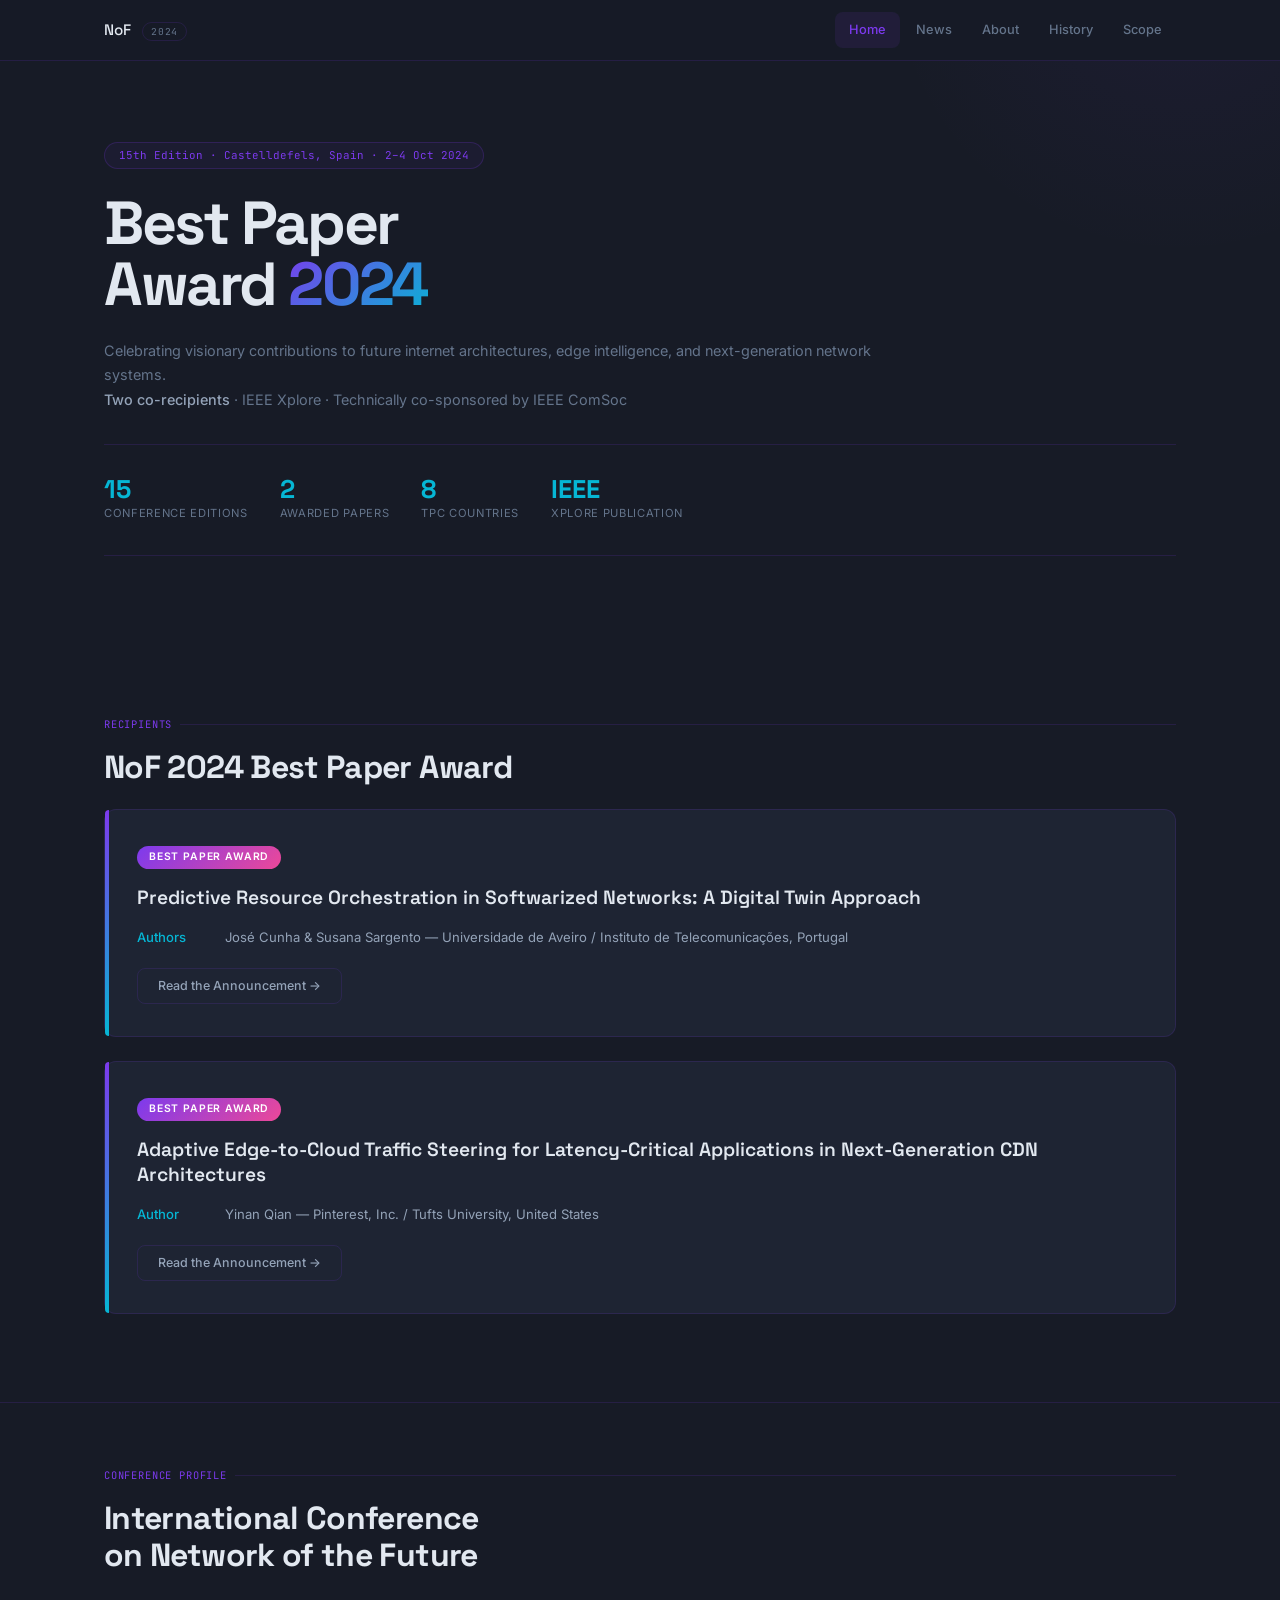
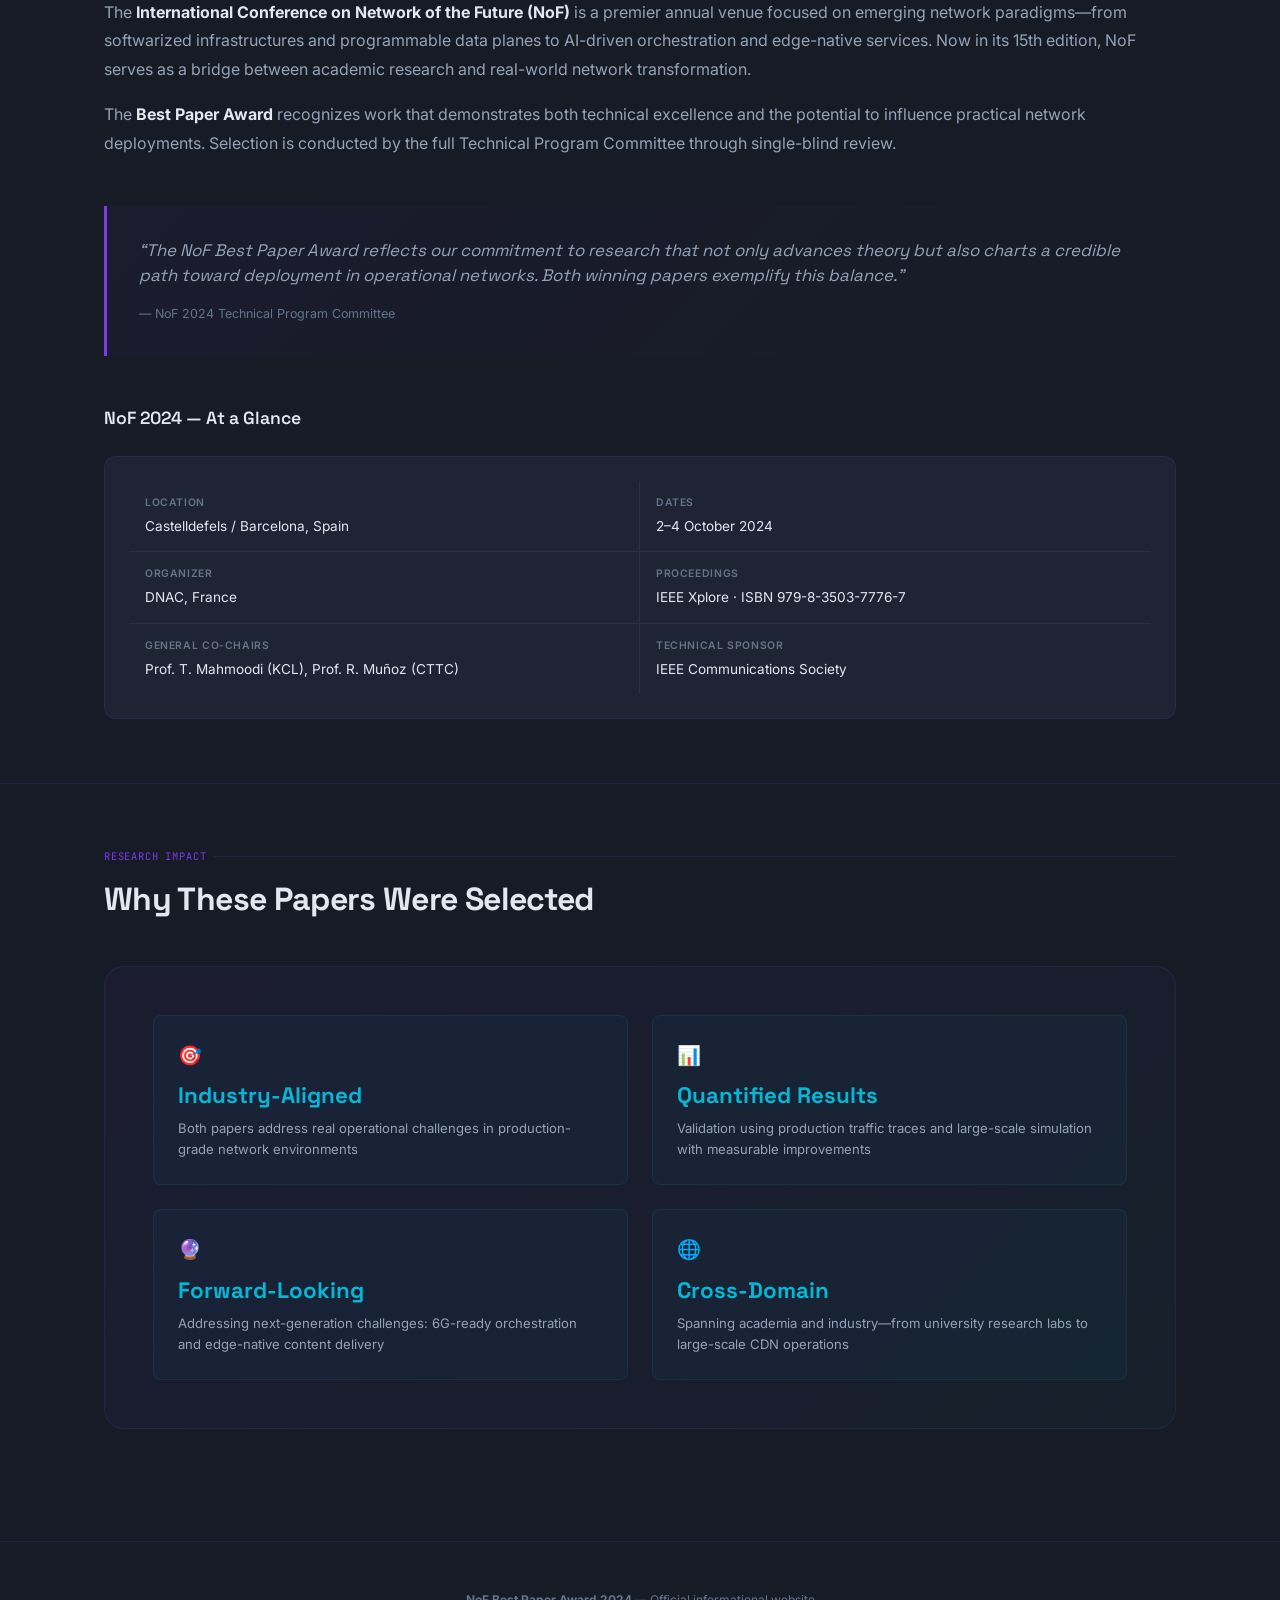
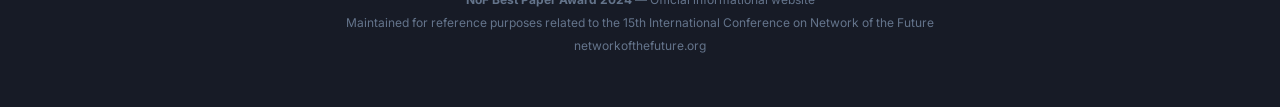
<file: index.html>
<!DOCTYPE html>
<html lang="en">
<head>
  <meta charset="UTF-8">
  <meta name="viewport" content="width=device-width, initial-scale=1.0">
  <title>NoF 2024 Best Paper Award — International Conference on Network of the Future</title>
  <meta name="description" content="NoF 2024 Best Paper Award recognizing groundbreaking research in edge intelligence, network digital twins, and next-generation content delivery architectures.">
  <link rel="stylesheet" href="/css/style.css">
  <link rel="icon" href="data:image/svg+xml,<svg xmlns=%22http://www.w3.org/2000/svg%22 viewBox=%220 0 100 100%22><text y=%22.9em%22 font-size=%2290%22>🌐</text></svg>">
</head>
<body>

<header class="site-header">
  <div class="container header-inner">
    <div class="site-title">
      <a href="/">
        NoF <span class="tag">2024</span>
      </a>
    </div>
    <button class="menu-toggle" onclick="document.querySelector('.main-nav').classList.toggle('open')" aria-label="Toggle navigation">☰</button>
    <nav class="main-nav">
      <a href="/" class="active">Home</a>
      <a href="/news/">News</a>
      <a href="/about.html">About</a>
      <a href="/history.html">History</a>
      <a href="/scope.html">Scope</a>
    </nav>
  </div>
</header>

<section class="hero">
  <div class="container">
    <div class="hero-inner">
      <div class="hero-badge">15th Edition &middot; Castelldefels, Spain &middot; 2&ndash;4 Oct 2024</div>
      <h1>Best Paper<br>Award <span class="accent">2024</span></h1>
      <p class="hero-meta">
        Celebrating visionary contributions to future internet architectures, edge intelligence, and next-generation network systems.<br>
        <strong>Two co-recipients</strong> &middot; IEEE Xplore &middot; Technically co-sponsored by IEEE ComSoc
      </p>
    </div>

    <div class="feature-bar">
      <div class="feat-item">
        <span class="num">15</span>
        <span class="label">Conference Editions</span>
      </div>
      <div class="feat-item">
        <span class="num">2</span>
        <span class="label">Awarded Papers</span>
      </div>
      <div class="feat-item">
        <span class="num">8</span>
        <span class="label">TPC Countries</span>
      </div>
      <div class="feat-item">
        <span class="num">IEEE</span>
        <span class="label">Xplore Publication</span>
      </div>
    </div>
  </div>
</section>

<section class="feature-section">
  <div class="container">

    <div class="section-label">Recipients</div>
    <h2>NoF 2024 Best Paper Award</h2>

    <div class="award-card">
      <span class="card-tag">Best Paper Award</span>
      <h3>Predictive Resource Orchestration in Softwarized Networks: A Digital Twin Approach</h3>
      <div class="meta-row">
        <span class="strong">Authors</span>
        <span>Jos&eacute; Cunha &amp; Susana Sargento &mdash; Universidade de Aveiro / Instituto de Telecomunica&ccedil;&otilde;es, Portugal</span>
      </div>
      <a href="/news/" class="btn-ghost">Read the Announcement →</a>
    </div>

    <div class="award-card">
      <span class="card-tag">Best Paper Award</span>
      <h3>Adaptive Edge-to-Cloud Traffic Steering for Latency-Critical Applications in Next-Generation CDN Architectures</h3>
      <div class="meta-row">
        <span class="strong">Author</span>
        <span>Yinan Qian &mdash; Pinterest, Inc. / Tufts University, United States</span>
      </div>
      <a href="/news/yinan-qian-award.html" class="btn-ghost">Read the Announcement →</a>
    </div>

  </div>
</section>

<section class="feature-section" style="border-top: 1px solid var(--border-color);">
  <div class="container">

    <div class="section-label">Conference Profile</div>
    <h2>International Conference<br>on Network of the Future</h2>

    <p style="color: var(--text-secondary); margin-bottom: var(--space-md); line-height: 1.8;">
      The <strong style="color: var(--text-primary);">International Conference on Network of the Future (NoF)</strong> is a premier annual venue focused on emerging network paradigms&mdash;from softwarized infrastructures and programmable data planes to AI-driven orchestration and edge-native services. Now in its 15th edition, NoF serves as a bridge between academic research and real-world network transformation.
    </p>
    <p style="color: var(--text-secondary); margin-bottom: var(--space-md); line-height: 1.8;">
      The <strong style="color: var(--text-primary);">Best Paper Award</strong> recognizes work that demonstrates both technical excellence and the potential to influence practical network deployments. Selection is conducted by the full Technical Program Committee through single-blind review.
    </p>

    <div class="quote-block">
      <p>&ldquo;The NoF Best Paper Award reflects our commitment to research that not only advances theory but also charts a credible path toward deployment in operational networks. Both winning papers exemplify this balance.&rdquo;</p>
      <span class="attribution">&mdash; NoF 2024 Technical Program Committee</span>
    </div>

    <h3 style="font-family: var(--font-display); font-size: 1.1rem; font-weight: 600; color: var(--text-primary); margin: var(--space-2xl) 0 var(--space-lg);">NoF 2024 &mdash; At a Glance</h3>

    <div class="info-grid">
      <div class="cell">
        <div class="cell-label">Location</div>
        <div class="cell-value">Castelldefels / Barcelona, Spain</div>
      </div>
      <div class="cell">
        <div class="cell-label">Dates</div>
        <div class="cell-value">2&ndash;4 October 2024</div>
      </div>
      <div class="cell">
        <div class="cell-label">Organizer</div>
        <div class="cell-value">DNAC, France</div>
      </div>
      <div class="cell">
        <div class="cell-label">Proceedings</div>
        <div class="cell-value">IEEE Xplore &middot; ISBN 979-8-3503-7776-7</div>
      </div>
      <div class="cell">
        <div class="cell-label">General Co-Chairs</div>
        <div class="cell-value">Prof. T. Mahmoodi (KCL), Prof. R. Mu&ntilde;oz (CTTC)</div>
      </div>
      <div class="cell">
        <div class="cell-label">Technical Sponsor</div>
        <div class="cell-value">IEEE Communications Society</div>
      </div>
    </div>

  </div>
</section>

<section class="feature-section" style="border-top: 1px solid var(--border-color);">
  <div class="container">

    <div class="section-label">Research Impact</div>
    <h2>Why These Papers Were Selected</h2>

    <div class="stats-banner">
      <div class="stats-grid">
        <div class="stat-card">
          <div class="stat-icon">🎯</div>
          <div class="stat-num">Industry-Aligned</div>
          <div class="stat-desc">Both papers address real operational challenges in production-grade network environments</div>
        </div>
        <div class="stat-card">
          <div class="stat-icon">📊</div>
          <div class="stat-num">Quantified Results</div>
          <div class="stat-desc">Validation using production traffic traces and large-scale simulation with measurable improvements</div>
        </div>
        <div class="stat-card">
          <div class="stat-icon">🔮</div>
          <div class="stat-num">Forward-Looking</div>
          <div class="stat-desc">Addressing next-generation challenges: 6G-ready orchestration and edge-native content delivery</div>
        </div>
        <div class="stat-card">
          <div class="stat-icon">🌐</div>
          <div class="stat-num">Cross-Domain</div>
          <div class="stat-desc">Spanning academia and industry&mdash;from university research labs to large-scale CDN operations</div>
        </div>
      </div>
    </div>

  </div>
</section>

<footer class="site-footer">
  <div class="container">
    <p><strong>NoF Best Paper Award 2024</strong> &mdash; Official informational website</p>
    <p>Maintained for reference purposes related to the 15th International Conference on Network of the Future</p>
    <p><a href="https://networkofthefuture.org">networkofthefuture.org</a></p>
  </div>
</footer>

<script>
document.addEventListener('DOMContentLoaded', function() {
  var toggle = document.querySelector('.menu-toggle');
  var nav = document.querySelector('.main-nav');
  if (toggle) toggle.addEventListener('click', function() { nav.classList.toggle('open'); });
  nav.querySelectorAll('a').forEach(function(l) { l.addEventListener('click', function() { nav.classList.remove('open'); }); });
});
</script>

</body>
</html>
</file>
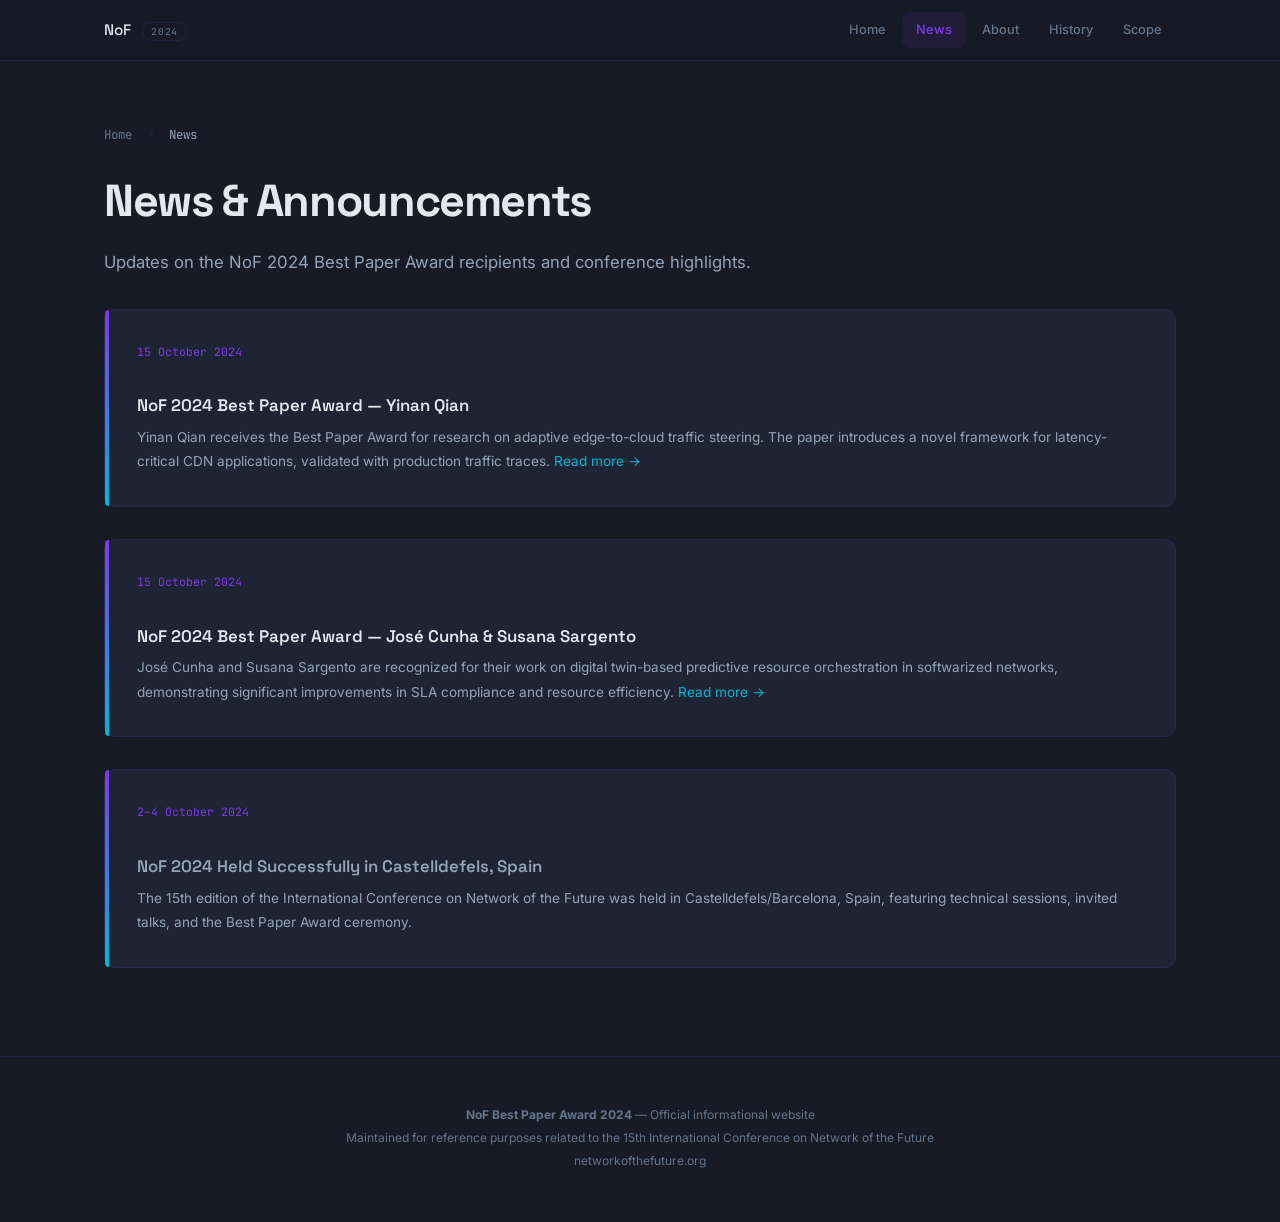
<file: news/index.html>
<!DOCTYPE html>
<html lang="en">
<head>
  <meta charset="UTF-8">
  <meta name="viewport" content="width=device-width, initial-scale=1.0">
  <title>News — NoF Best Paper Award 2024</title>
  <meta name="description" content="Latest news and announcements from the NoF 2024 Best Paper Award.">
  <link rel="stylesheet" href="/css/style.css">
  <link rel="icon" href="data:image/svg+xml,<svg xmlns=%22http://www.w3.org/2000/svg%22 viewBox=%220 0 100 100%22><text y=%22.9em%22 font-size=%2290%22>🌐</text></svg>">
</head>
<body>

<header class="site-header">
  <div class="container header-inner">
    <div class="site-title">
      <a href="/">
        NoF <span class="tag">2024</span>
      </a>
    </div>
    <button class="menu-toggle" onclick="document.querySelector('.main-nav').classList.toggle('open')" aria-label="Toggle navigation">☰</button>
    <nav class="main-nav">
      <a href="/">Home</a>
      <a href="/news/" class="active">News</a>
      <a href="/about.html">About</a>
      <a href="/history.html">History</a>
      <a href="/scope.html">Scope</a>
    </nav>
  </div>
</header>

<section class="page-section">
  <div class="container">

    <nav class="breadcrumb">
      <a href="/">Home</a>
      <span class="sep">/</span>
      <span class="current">News</span>
    </nav>

    <h1>News &amp; Announcements</h1>
    <p class="lead">Updates on the NoF 2024 Best Paper Award recipients and conference highlights.</p>

    <!-- News Item 1 -->
    <div class="award-card" style="margin-bottom: var(--space-xl);">
      <p style="font-family: var(--font-mono); font-size: 0.72rem; color: var(--accent-purple); margin-bottom: var(--space-sm);">15 October 2024</p>
      <h3 style="margin-bottom: var(--space-sm);">
        <a href="/news/yinan-qian-award.html" style="color: var(--text-primary);">NoF 2024 Best Paper Award &mdash; Yinan Qian</a>
      </h3>
      <p style="color: var(--text-secondary); font-size: 0.85rem; margin-bottom: 0;">
        Yinan Qian receives the Best Paper Award for research on adaptive edge-to-cloud traffic steering. The paper introduces a novel framework for latency-critical CDN applications, validated with production traffic traces. <a href="/news/yinan-qian-award.html" style="color: var(--accent-cyan);">Read more →</a>
      </p>
    </div>

    <!-- News Item 2 -->
    <div class="award-card" style="margin-bottom: var(--space-xl);">
      <p style="font-family: var(--font-mono); font-size: 0.72rem; color: var(--accent-purple); margin-bottom: var(--space-sm);">15 October 2024</p>
      <h3 style="margin-bottom: var(--space-sm);">
        <a href="/news/" style="color: var(--text-primary);">NoF 2024 Best Paper Award &mdash; Jos&eacute; Cunha &amp; Susana Sargento</a>
      </h3>
      <p style="color: var(--text-secondary); font-size: 0.85rem; margin-bottom: 0;">
        Jos&eacute; Cunha and Susana Sargento are recognized for their work on digital twin-based predictive resource orchestration in softwarized networks, demonstrating significant improvements in SLA compliance and resource efficiency. <a href="/news/" style="color: var(--accent-cyan);">Read more →</a>
      </p>
    </div>

    <!-- News Item 3 -->
    <div class="award-card">
      <p style="font-family: var(--font-mono); font-size: 0.72rem; color: var(--accent-purple); margin-bottom: var(--space-sm);">2&ndash;4 October 2024</p>
      <h3 style="margin-bottom: var(--space-sm);">NoF 2024 Held Successfully in Castelldefels, Spain</h3>
      <p style="color: var(--text-secondary); font-size: 0.85rem; margin-bottom: 0;">
        The 15th edition of the International Conference on Network of the Future was held in Castelldefels/Barcelona, Spain, featuring technical sessions, invited talks, and the Best Paper Award ceremony.</p>
    </div>

  </div>
</section>

<footer class="site-footer">
  <div class="container">
    <p><strong>NoF Best Paper Award 2024</strong> &mdash; Official informational website</p>
    <p>Maintained for reference purposes related to the 15th International Conference on Network of the Future</p>
    <p><a href="https://networkofthefuture.org">networkofthefuture.org</a></p>
  </div>
</footer>

<script>
document.addEventListener('DOMContentLoaded', function() {
  var toggle = document.querySelector('.menu-toggle');
  var nav = document.querySelector('.main-nav');
  if (toggle) toggle.addEventListener('click', function() { nav.classList.toggle('open'); });
  nav.querySelectorAll('a').forEach(function(l) { l.addEventListener('click', function() { nav.classList.remove('open'); }); });
});
</script>

</body>
</html>
</file>
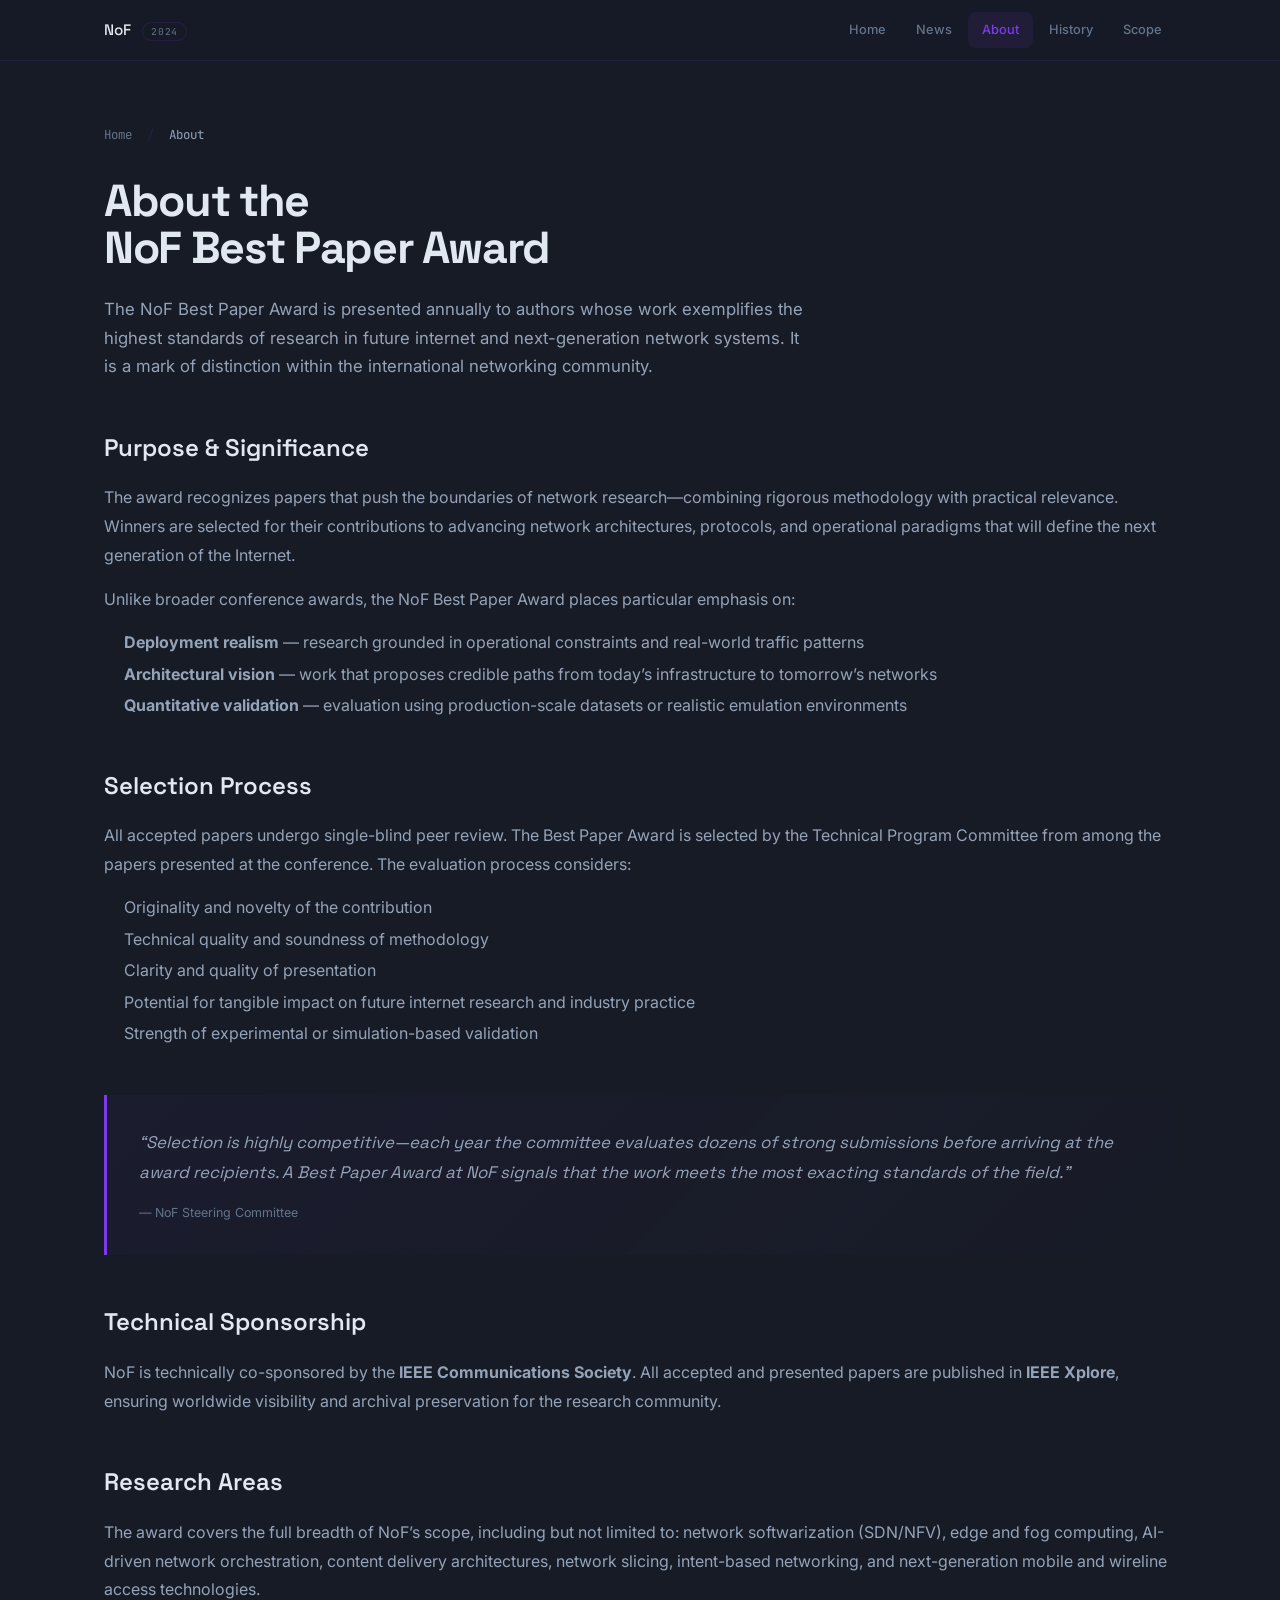
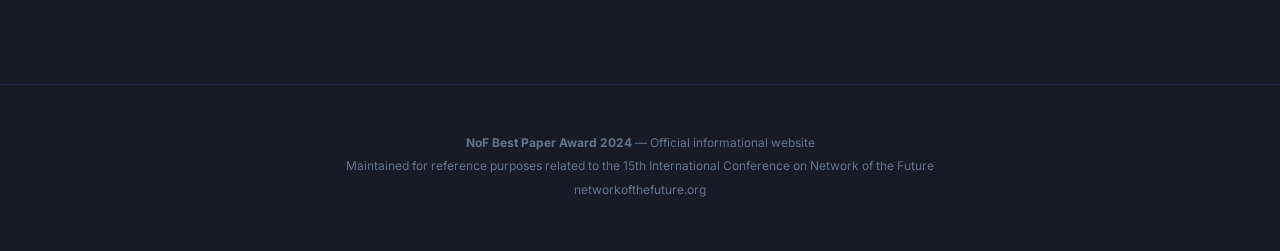
<file: about.html>
<!DOCTYPE html>
<html lang="en">
<head>
  <meta charset="UTF-8">
  <meta name="viewport" content="width=device-width, initial-scale=1.0">
  <title>About the Award — NoF Best Paper Award 2024</title>
  <meta name="description" content="About the NoF Best Paper Award — purpose, selection criteria, and role within the future internet research community.">
  <link rel="stylesheet" href="/css/style.css">
  <link rel="icon" href="data:image/svg+xml,<svg xmlns=%22http://www.w3.org/2000/svg%22 viewBox=%220 0 100 100%22><text y=%22.9em%22 font-size=%2290%22>🌐</text></svg>">
</head>
<body>

<header class="site-header">
  <div class="container header-inner">
    <div class="site-title">
      <a href="/">
        NoF <span class="tag">2024</span>
      </a>
    </div>
    <button class="menu-toggle" onclick="document.querySelector('.main-nav').classList.toggle('open')" aria-label="Toggle navigation">☰</button>
    <nav class="main-nav">
      <a href="/">Home</a>
      <a href="/news/">News</a>
      <a href="/about.html" class="active">About</a>
      <a href="/history.html">History</a>
      <a href="/scope.html">Scope</a>
    </nav>
  </div>
</header>

<section class="page-section">
  <div class="container">

    <nav class="breadcrumb">
      <a href="/">Home</a>
      <span class="sep">/</span>
      <span class="current">About</span>
    </nav>

    <h1>About the<br>NoF Best Paper Award</h1>
    <p class="lead">The NoF Best Paper Award is presented annually to authors whose work exemplifies the highest standards of research in future internet and next-generation network systems. It is a mark of distinction within the international networking community.</p>

    <h2>Purpose &amp; Significance</h2>
    <p>The award recognizes papers that push the boundaries of network research&mdash;combining rigorous methodology with practical relevance. Winners are selected for their contributions to advancing network architectures, protocols, and operational paradigms that will define the next generation of the Internet.</p>

    <p>Unlike broader conference awards, the NoF Best Paper Award places particular emphasis on:</p>
    <ul>
      <li><strong>Deployment realism</strong> &mdash; research grounded in operational constraints and real-world traffic patterns</li>
      <li><strong>Architectural vision</strong> &mdash; work that proposes credible paths from today&rsquo;s infrastructure to tomorrow&rsquo;s networks</li>
      <li><strong>Quantitative validation</strong> &mdash; evaluation using production-scale datasets or realistic emulation environments</li>
    </ul>

    <h2>Selection Process</h2>
    <p>All accepted papers undergo single-blind peer review. The Best Paper Award is selected by the Technical Program Committee from among the papers presented at the conference. The evaluation process considers:</p>
    <ul>
      <li>Originality and novelty of the contribution</li>
      <li>Technical quality and soundness of methodology</li>
      <li>Clarity and quality of presentation</li>
      <li>Potential for tangible impact on future internet research and industry practice</li>
      <li>Strength of experimental or simulation-based validation</li>
    </ul>

    <div class="quote-block">
      <p>&ldquo;Selection is highly competitive&mdash;each year the committee evaluates dozens of strong submissions before arriving at the award recipients. A Best Paper Award at NoF signals that the work meets the most exacting standards of the field.&rdquo;</p>
      <span class="attribution">&mdash; NoF Steering Committee</span>
    </div>

    <h2>Technical Sponsorship</h2>
    <p>NoF is technically co-sponsored by the <strong>IEEE Communications Society</strong>. All accepted and presented papers are published in <strong>IEEE Xplore</strong>, ensuring worldwide visibility and archival preservation for the research community.</p>

    <h2>Research Areas</h2>
    <p>The award covers the full breadth of NoF&rsquo;s scope, including but not limited to: network softwarization (SDN/NFV), edge and fog computing, AI-driven network orchestration, content delivery architectures, network slicing, intent-based networking, and next-generation mobile and wireline access technologies.</p>

  </div>
</section>

<footer class="site-footer">
  <div class="container">
    <p><strong>NoF Best Paper Award 2024</strong> &mdash; Official informational website</p>
    <p>Maintained for reference purposes related to the 15th International Conference on Network of the Future</p>
    <p><a href="https://networkofthefuture.org">networkofthefuture.org</a></p>
  </div>
</footer>

<script>
document.addEventListener('DOMContentLoaded', function() {
  var toggle = document.querySelector('.menu-toggle');
  var nav = document.querySelector('.main-nav');
  if (toggle) toggle.addEventListener('click', function() { nav.classList.toggle('open'); });
  nav.querySelectorAll('a').forEach(function(l) { l.addEventListener('click', function() { nav.classList.remove('open'); }); });
});
</script>

</body>
</html>
</file>
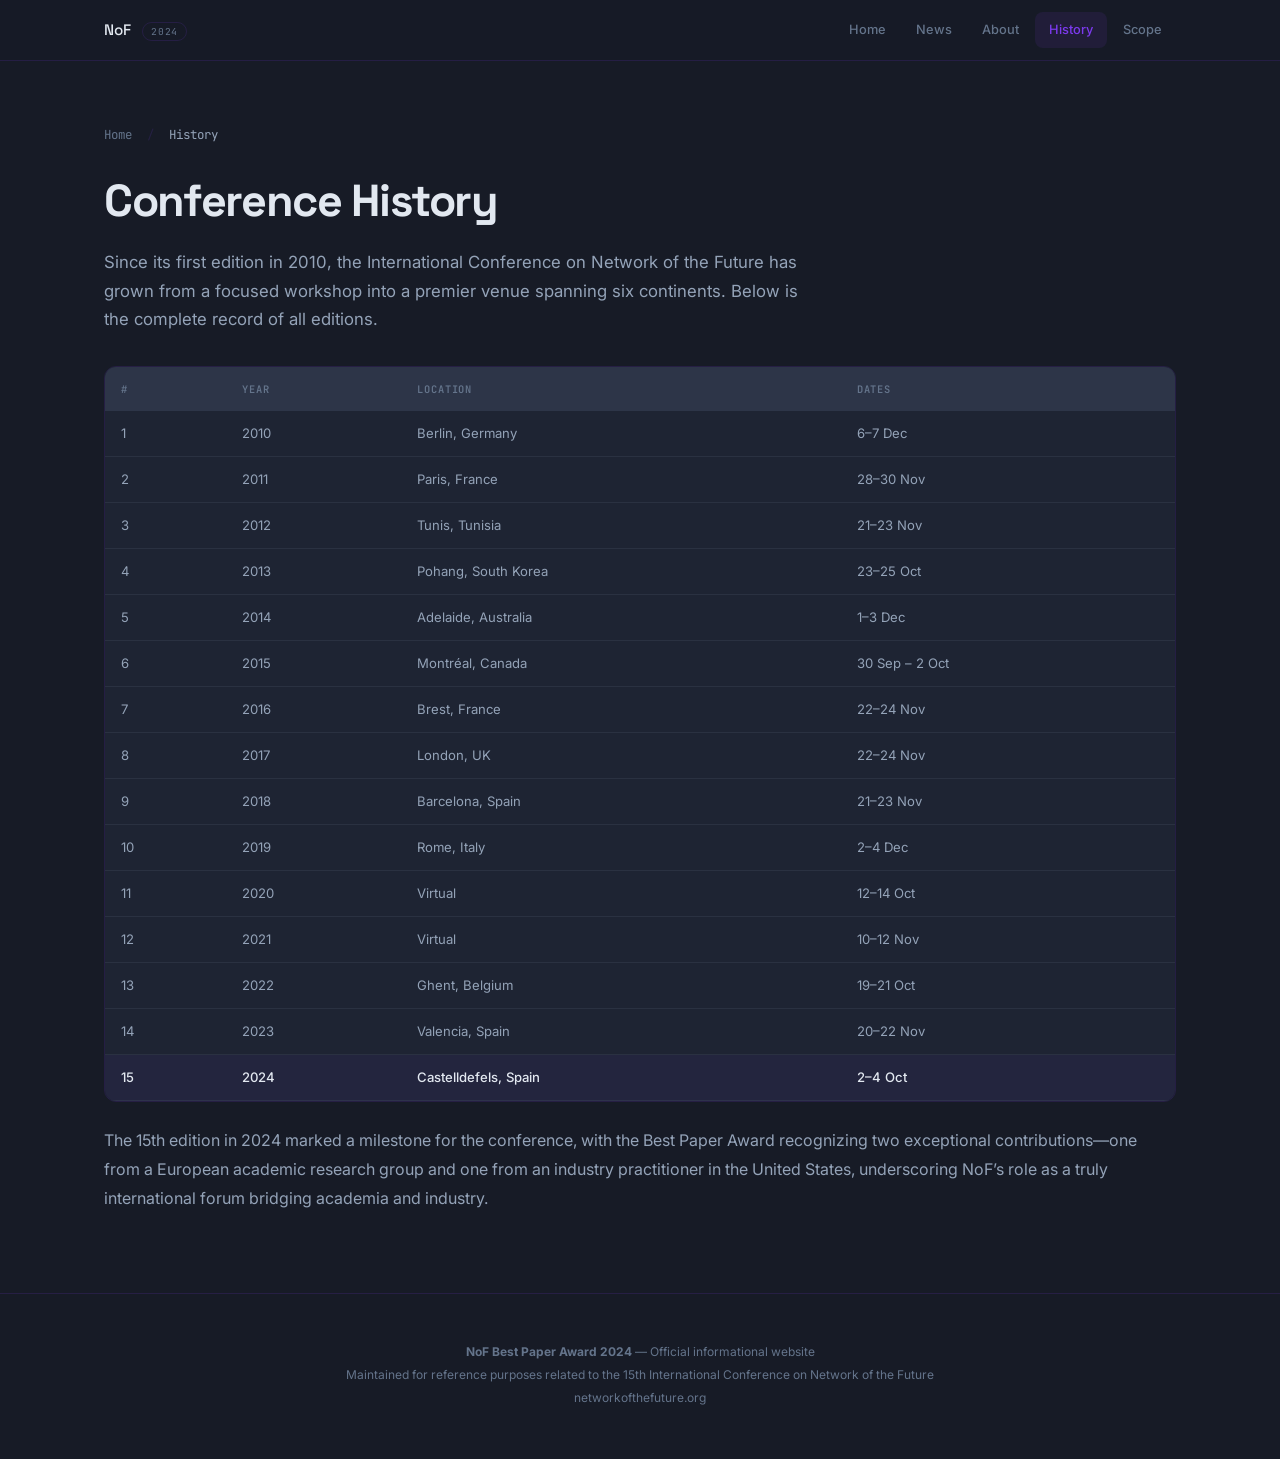
<file: history.html>
<!DOCTYPE html>
<html lang="en">
<head>
  <meta charset="UTF-8">
  <meta name="viewport" content="width=device-width, initial-scale=1.0">
  <title>History — NoF Best Paper Award 2024</title>
  <meta name="description" content="Complete edition history of the International Conference on Network of the Future from 2010 to 2024.">
  <link rel="stylesheet" href="/css/style.css">
  <link rel="icon" href="data:image/svg+xml,<svg xmlns=%22http://www.w3.org/2000/svg%22 viewBox=%220 0 100 100%22><text y=%22.9em%22 font-size=%2290%22>🌐</text></svg>">
</head>
<body>

<header class="site-header">
  <div class="container header-inner">
    <div class="site-title">
      <a href="/">
        NoF <span class="tag">2024</span>
      </a>
    </div>
    <button class="menu-toggle" onclick="document.querySelector('.main-nav').classList.toggle('open')" aria-label="Toggle navigation">☰</button>
    <nav class="main-nav">
      <a href="/">Home</a>
      <a href="/news/">News</a>
      <a href="/about.html">About</a>
      <a href="/history.html" class="active">History</a>
      <a href="/scope.html">Scope</a>
    </nav>
  </div>
</header>

<section class="page-section">
  <div class="container">

    <nav class="breadcrumb">
      <a href="/">Home</a>
      <span class="sep">/</span>
      <span class="current">History</span>
    </nav>

    <h1>Conference History</h1>
    <p class="lead">Since its first edition in 2010, the International Conference on Network of the Future has grown from a focused workshop into a premier venue spanning six continents. Below is the complete record of all editions.</p>

    <div class="table-wrap">
      <table class="history-table">
        <thead>
          <tr>
            <th>#</th>
            <th>Year</th>
            <th>Location</th>
            <th>Dates</th>
          </tr>
        </thead>
        <tbody>
          <tr><td>1</td><td>2010</td><td>Berlin, Germany</td><td>6&ndash;7 Dec</td></tr>
          <tr><td>2</td><td>2011</td><td>Paris, France</td><td>28&ndash;30 Nov</td></tr>
          <tr><td>3</td><td>2012</td><td>Tunis, Tunisia</td><td>21&ndash;23 Nov</td></tr>
          <tr><td>4</td><td>2013</td><td>Pohang, South Korea</td><td>23&ndash;25 Oct</td></tr>
          <tr><td>5</td><td>2014</td><td>Adelaide, Australia</td><td>1&ndash;3 Dec</td></tr>
          <tr><td>6</td><td>2015</td><td>Montr&eacute;al, Canada</td><td>30 Sep &ndash; 2 Oct</td></tr>
          <tr><td>7</td><td>2016</td><td>Brest, France</td><td>22&ndash;24 Nov</td></tr>
          <tr><td>8</td><td>2017</td><td>London, UK</td><td>22&ndash;24 Nov</td></tr>
          <tr><td>9</td><td>2018</td><td>Barcelona, Spain</td><td>21&ndash;23 Nov</td></tr>
          <tr><td>10</td><td>2019</td><td>Rome, Italy</td><td>2&ndash;4 Dec</td></tr>
          <tr><td>11</td><td>2020</td><td>Virtual</td><td>12&ndash;14 Oct</td></tr>
          <tr><td>12</td><td>2021</td><td>Virtual</td><td>10&ndash;12 Nov</td></tr>
          <tr><td>13</td><td>2022</td><td>Ghent, Belgium</td><td>19&ndash;21 Oct</td></tr>
          <tr><td>14</td><td>2023</td><td>Valencia, Spain</td><td>20&ndash;22 Nov</td></tr>
          <tr class="highlight-row"><td>15</td><td>2024</td><td>Castelldefels, Spain</td><td>2&ndash;4 Oct</td></tr>
        </tbody>
      </table>
    </div>

    <p style="margin-top: var(--space-lg);">The 15th edition in 2024 marked a milestone for the conference, with the Best Paper Award recognizing two exceptional contributions&mdash;one from a European academic research group and one from an industry practitioner in the United States, underscoring NoF&rsquo;s role as a truly international forum bridging academia and industry.</p>

  </div>
</section>

<footer class="site-footer">
  <div class="container">
    <p><strong>NoF Best Paper Award 2024</strong> &mdash; Official informational website</p>
    <p>Maintained for reference purposes related to the 15th International Conference on Network of the Future</p>
    <p><a href="https://networkofthefuture.org">networkofthefuture.org</a></p>
  </div>
</footer>

<script>
document.addEventListener('DOMContentLoaded', function() {
  var toggle = document.querySelector('.menu-toggle');
  var nav = document.querySelector('.main-nav');
  if (toggle) toggle.addEventListener('click', function() { nav.classList.toggle('open'); });
  nav.querySelectorAll('a').forEach(function(l) { l.addEventListener('click', function() { nav.classList.remove('open'); }); });
});
</script>

</body>
</html>
</file>
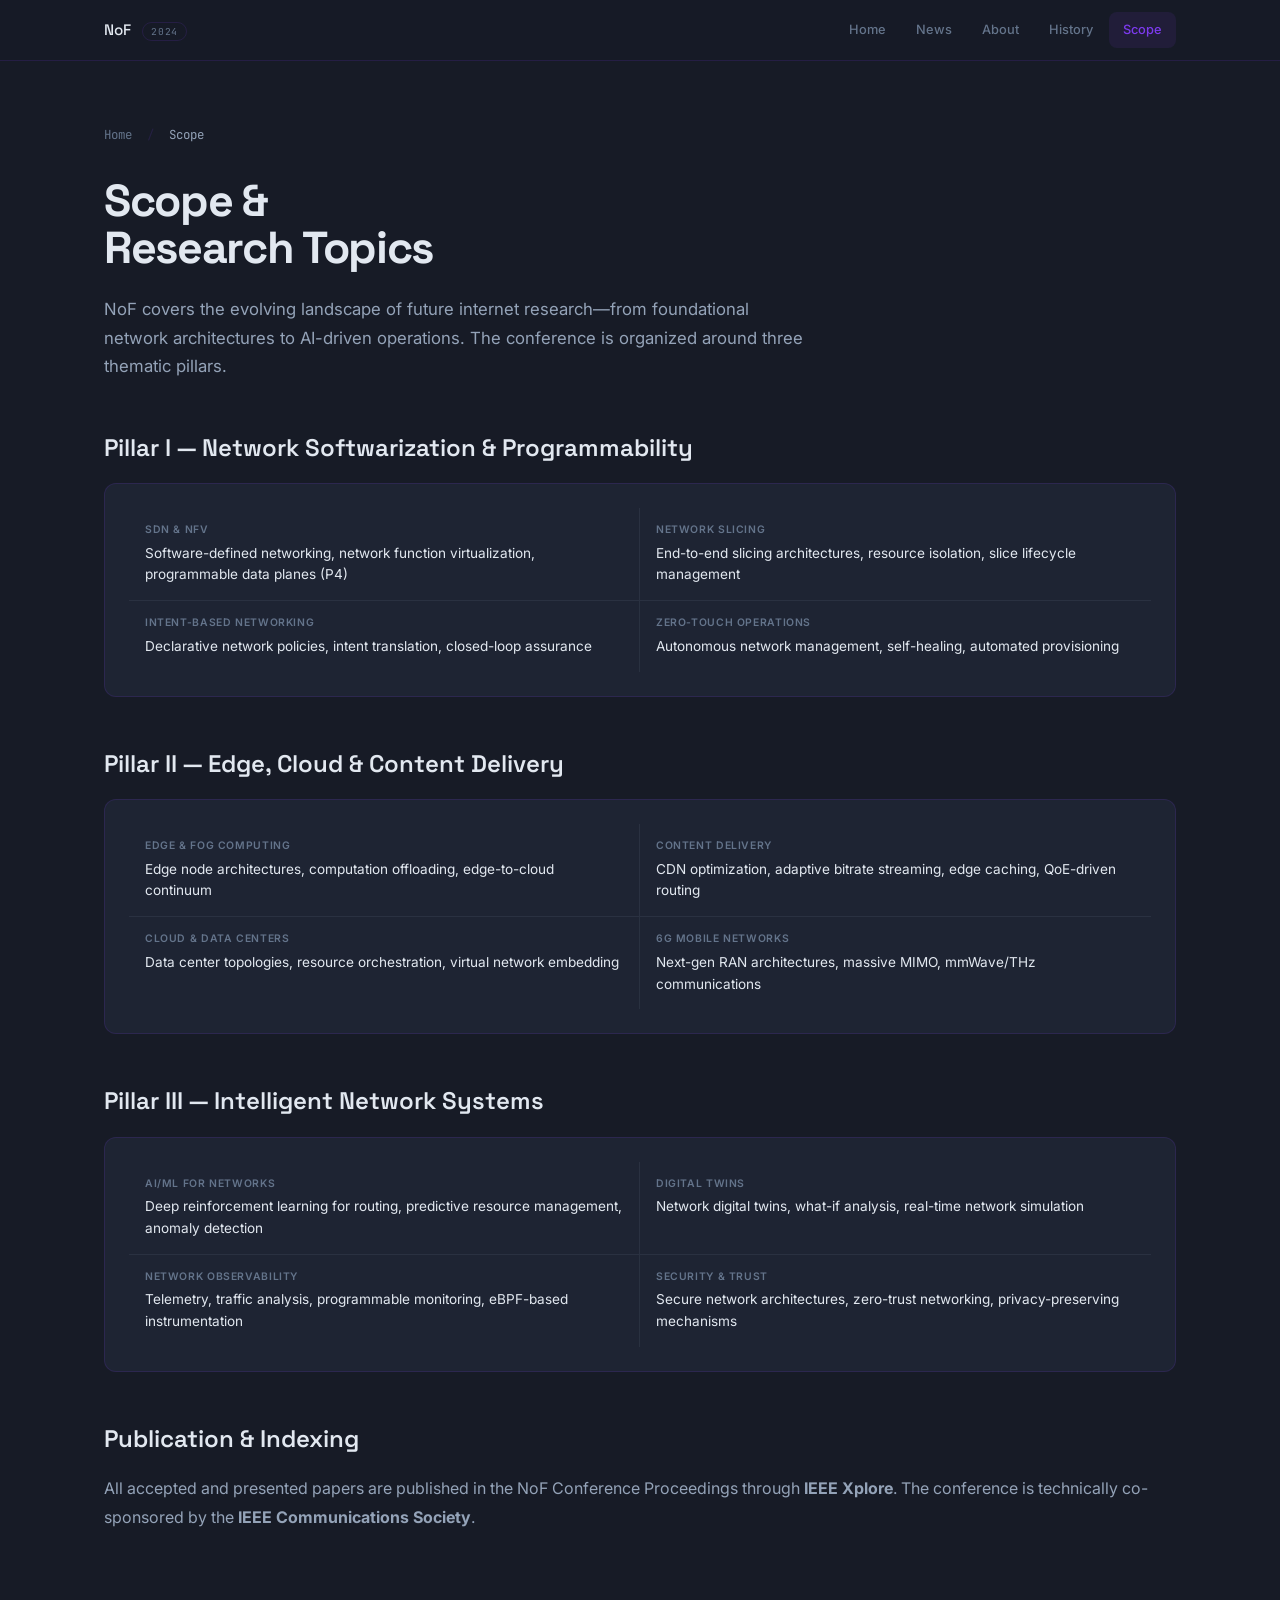
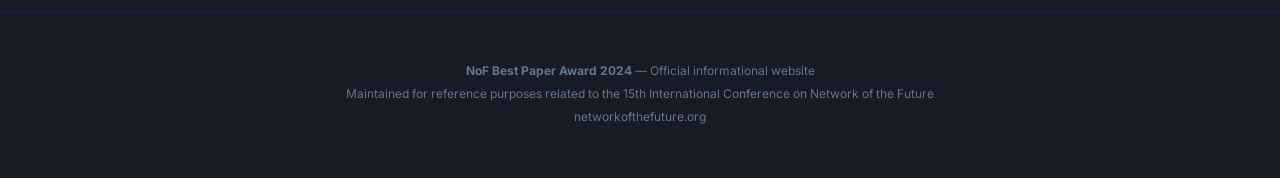
<file: scope.html>
<!DOCTYPE html>
<html lang="en">
<head>
  <meta charset="UTF-8">
  <meta name="viewport" content="width=device-width, initial-scale=1.0">
  <title>Scope — NoF Best Paper Award 2024</title>
  <meta name="description" content="Research scope and topic areas of the International Conference on Network of the Future.">
  <link rel="stylesheet" href="/css/style.css">
  <link rel="icon" href="data:image/svg+xml,<svg xmlns=%22http://www.w3.org/2000/svg%22 viewBox=%220 0 100 100%22><text y=%22.9em%22 font-size=%2290%22>🌐</text></svg>">
</head>
<body>

<header class="site-header">
  <div class="container header-inner">
    <div class="site-title">
      <a href="/">
        NoF <span class="tag">2024</span>
      </a>
    </div>
    <button class="menu-toggle" onclick="document.querySelector('.main-nav').classList.toggle('open')" aria-label="Toggle navigation">☰</button>
    <nav class="main-nav">
      <a href="/">Home</a>
      <a href="/news/">News</a>
      <a href="/about.html">About</a>
      <a href="/history.html">History</a>
      <a href="/scope.html" class="active">Scope</a>
    </nav>
  </div>
</header>

<section class="page-section">
  <div class="container">

    <nav class="breadcrumb">
      <a href="/">Home</a>
      <span class="sep">/</span>
      <span class="current">Scope</span>
    </nav>

    <h1>Scope &amp;<br>Research Topics</h1>
    <p class="lead">NoF covers the evolving landscape of future internet research&mdash;from foundational network architectures to AI-driven operations. The conference is organized around three thematic pillars.</p>

    <h2>Pillar I &mdash; Network Softwarization &amp; Programmability</h2>
    <div class="info-grid">
      <div class="cell">
        <div class="cell-label">SDN &amp; NFV</div>
        <div class="cell-value">Software-defined networking, network function virtualization, programmable data planes (P4)</div>
      </div>
      <div class="cell">
        <div class="cell-label">Network Slicing</div>
        <div class="cell-value">End-to-end slicing architectures, resource isolation, slice lifecycle management</div>
      </div>
      <div class="cell">
        <div class="cell-label">Intent-Based Networking</div>
        <div class="cell-value">Declarative network policies, intent translation, closed-loop assurance</div>
      </div>
      <div class="cell">
        <div class="cell-label">Zero-Touch Operations</div>
        <div class="cell-value">Autonomous network management, self-healing, automated provisioning</div>
      </div>
    </div>

    <h2>Pillar II &mdash; Edge, Cloud &amp; Content Delivery</h2>
    <div class="info-grid">
      <div class="cell">
        <div class="cell-label">Edge &amp; Fog Computing</div>
        <div class="cell-value">Edge node architectures, computation offloading, edge-to-cloud continuum</div>
      </div>
      <div class="cell">
        <div class="cell-label">Content Delivery</div>
        <div class="cell-value">CDN optimization, adaptive bitrate streaming, edge caching, QoE-driven routing</div>
      </div>
      <div class="cell">
        <div class="cell-label">Cloud &amp; Data Centers</div>
        <div class="cell-value">Data center topologies, resource orchestration, virtual network embedding</div>
      </div>
      <div class="cell">
        <div class="cell-label">6G Mobile Networks</div>
        <div class="cell-value">Next-gen RAN architectures, massive MIMO, mmWave/THz communications</div>
      </div>
    </div>

    <h2>Pillar III &mdash; Intelligent Network Systems</h2>
    <div class="info-grid">
      <div class="cell">
        <div class="cell-label">AI/ML for Networks</div>
        <div class="cell-value">Deep reinforcement learning for routing, predictive resource management, anomaly detection</div>
      </div>
      <div class="cell">
        <div class="cell-label">Digital Twins</div>
        <div class="cell-value">Network digital twins, what-if analysis, real-time network simulation</div>
      </div>
      <div class="cell">
        <div class="cell-label">Network Observability</div>
        <div class="cell-value">Telemetry, traffic analysis, programmable monitoring, eBPF-based instrumentation</div>
      </div>
      <div class="cell">
        <div class="cell-label">Security &amp; Trust</div>
        <div class="cell-value">Secure network architectures, zero-trust networking, privacy-preserving mechanisms</div>
      </div>
    </div>

    <h2>Publication &amp; Indexing</h2>
    <p>All accepted and presented papers are published in the NoF Conference Proceedings through <strong>IEEE Xplore</strong>. The conference is technically co-sponsored by the <strong>IEEE Communications Society</strong>.</p>

  </div>
</section>

<footer class="site-footer">
  <div class="container">
    <p><strong>NoF Best Paper Award 2024</strong> &mdash; Official informational website</p>
    <p>Maintained for reference purposes related to the 15th International Conference on Network of the Future</p>
    <p><a href="https://networkofthefuture.org">networkofthefuture.org</a></p>
  </div>
</footer>

<script>
document.addEventListener('DOMContentLoaded', function() {
  var toggle = document.querySelector('.menu-toggle');
  var nav = document.querySelector('.main-nav');
  if (toggle) toggle.addEventListener('click', function() { nav.classList.toggle('open'); });
  nav.querySelectorAll('a').forEach(function(l) { l.addEventListener('click', function() { nav.classList.remove('open'); }); });
});
</script>

</body>
</html>
</file>
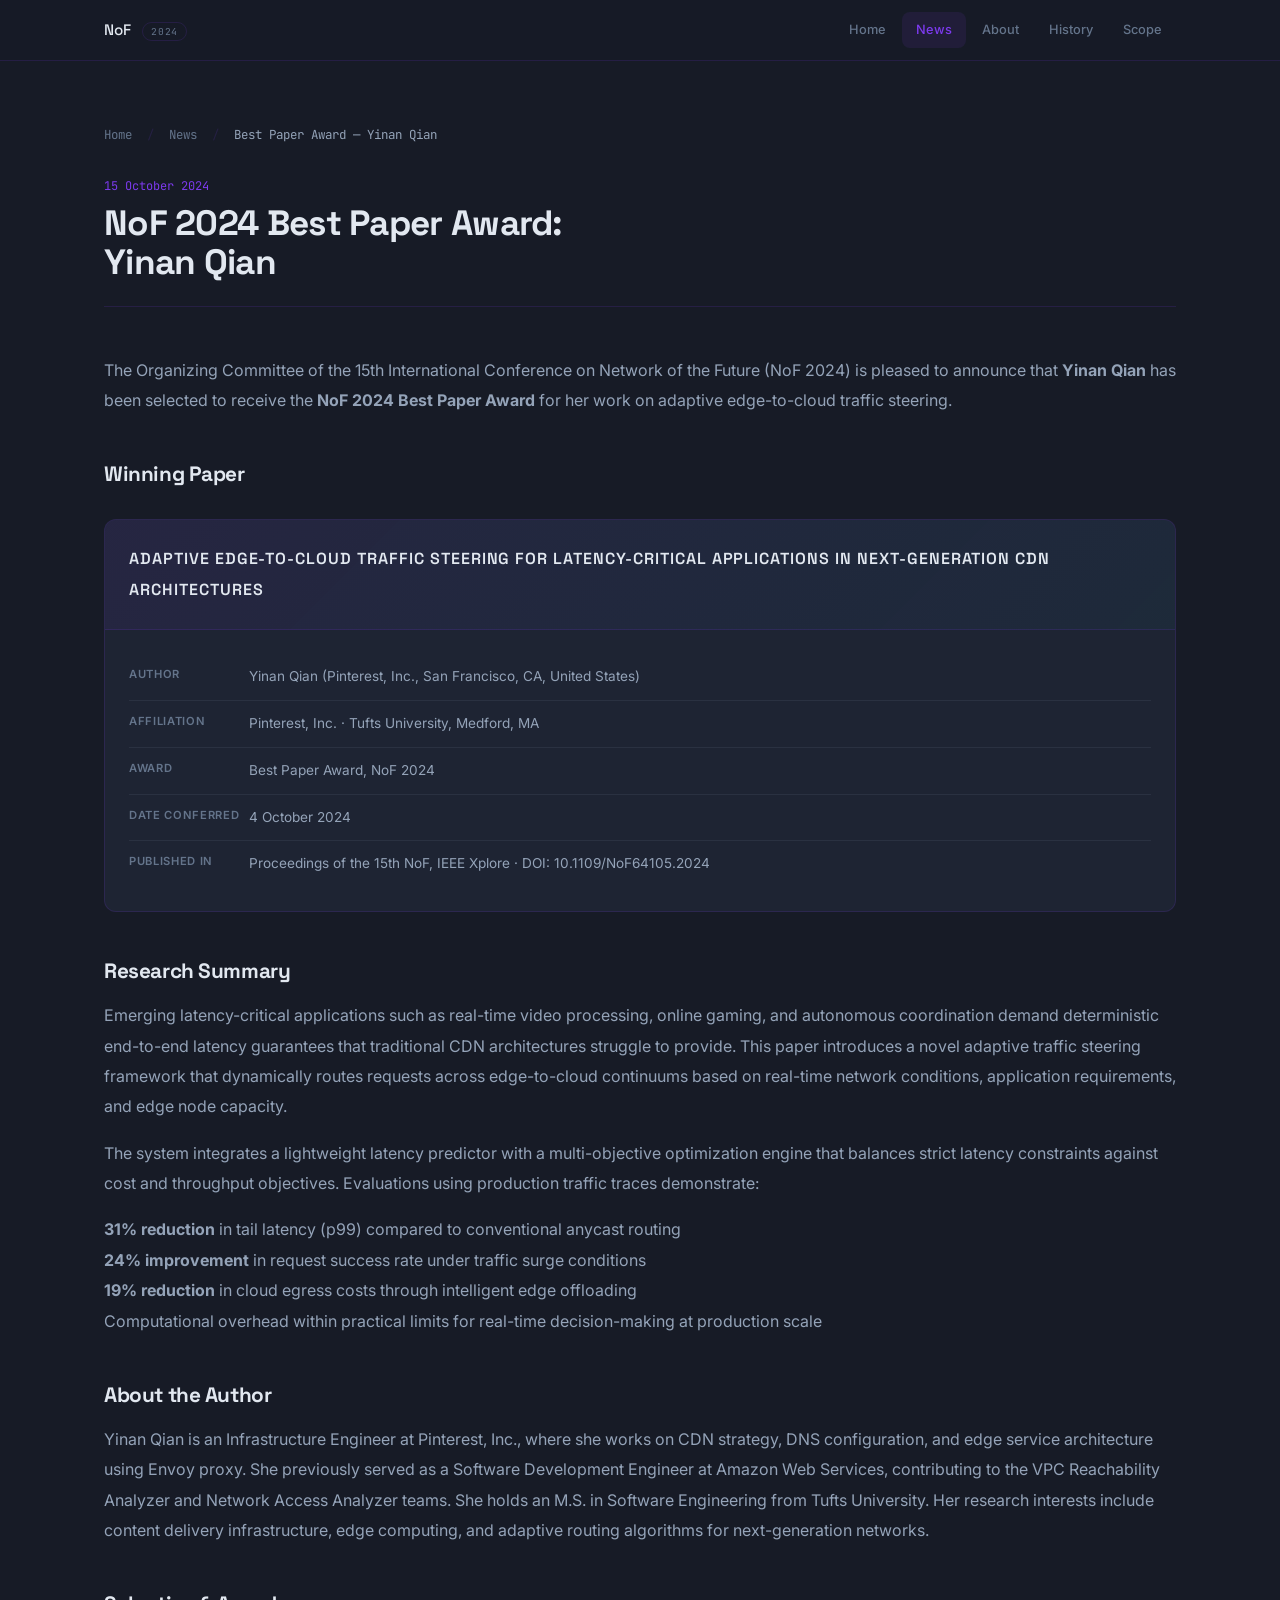
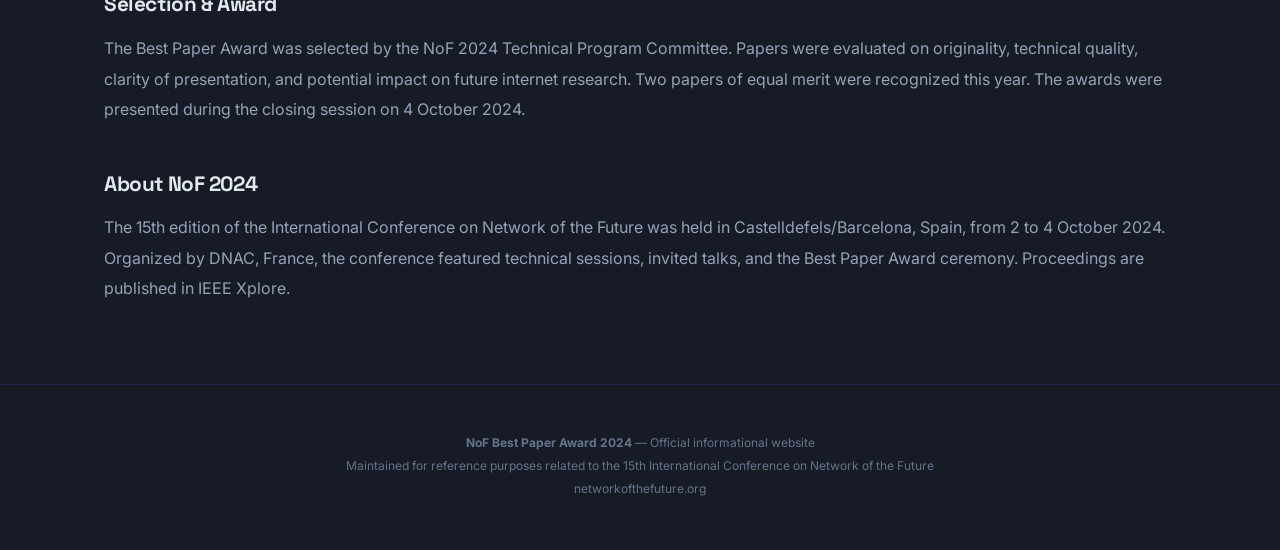
<file: news/yinan-qian-award.html>
<!DOCTYPE html>
<html lang="en">
<head>
  <meta charset="UTF-8">
  <meta name="viewport" content="width=device-width, initial-scale=1.0">
  <title>Best Paper Award — Yinan Qian — NoF 2024</title>
  <meta name="description" content="Yinan Qian receives the NoF 2024 Best Paper Award for adaptive edge-to-cloud traffic steering in next-generation CDN architectures.">
  <link rel="stylesheet" href="/css/style.css">
  <link rel="icon" href="data:image/svg+xml,<svg xmlns=%22http://www.w3.org/2000/svg%22 viewBox=%220 0 100 100%22><text y=%22.9em%22 font-size=%2290%22>🌐</text></svg>">
</head>
<body>

<header class="site-header">
  <div class="container header-inner">
    <div class="site-title">
      <a href="/">
        NoF <span class="tag">2024</span>
      </a>
    </div>
    <button class="menu-toggle" onclick="document.querySelector('.main-nav').classList.toggle('open')" aria-label="Toggle navigation">☰</button>
    <nav class="main-nav">
      <a href="/">Home</a>
      <a href="/news/" class="active">News</a>
      <a href="/about.html">About</a>
      <a href="/history.html">History</a>
      <a href="/scope.html">Scope</a>
    </nav>
  </div>
</header>

<section class="page-section" style="padding-bottom:0;">
  <div class="container">

    <nav class="breadcrumb">
      <a href="/">Home</a>
      <span class="sep">/</span>
      <a href="/news/">News</a>
      <span class="sep">/</span>
      <span class="current">Best Paper Award &mdash; Yinan Qian</span>
    </nav>

  </div>
</section>

<div class="feature-section" style="padding-top:0;">
  <div class="container">

    <article>
      <header class="article-header">
        <p class="article-date">15 October 2024</p>
        <h1>NoF 2024 Best Paper Award:<br>Yinan Qian</h1>
      </header>

      <div class="article-body">

        <p>The Organizing Committee of the 15th International Conference on Network of the Future (NoF 2024) is pleased to announce that <strong>Yinan Qian</strong> has been selected to receive the <strong>NoF 2024 Best Paper Award</strong> for her work on adaptive edge-to-cloud traffic steering.</p>

        <h2>Winning Paper</h2>

        <div class="paper-panel">
          <div class="paper-panel-header">
            <h3>Adaptive Edge-to-Cloud Traffic Steering for Latency-Critical Applications in Next-Generation CDN Architectures</h3>
          </div>
          <div class="paper-panel-body">
            <div class="row">
              <span class="row-label">Author</span>
              <span class="row-value">Yinan Qian (Pinterest, Inc., San Francisco, CA, United States)</span>
            </div>
            <div class="row">
              <span class="row-label">Affiliation</span>
              <span class="row-value">Pinterest, Inc. &middot; Tufts University, Medford, MA</span>
            </div>
            <div class="row">
              <span class="row-label">Award</span>
              <span class="row-value">Best Paper Award, NoF 2024</span>
            </div>
            <div class="row">
              <span class="row-label">Date Conferred</span>
              <span class="row-value">4 October 2024</span>
            </div>
            <div class="row">
              <span class="row-label">Published In</span>
              <span class="row-value">Proceedings of the 15th NoF, IEEE Xplore &middot; DOI: 10.1109/NoF64105.2024</span>
            </div>
          </div>
        </div>

        <h2>Research Summary</h2>
        <p>Emerging latency-critical applications such as real-time video processing, online gaming, and autonomous coordination demand deterministic end-to-end latency guarantees that traditional CDN architectures struggle to provide. This paper introduces a novel adaptive traffic steering framework that dynamically routes requests across edge-to-cloud continuums based on real-time network conditions, application requirements, and edge node capacity.</p>

        <p>The system integrates a lightweight latency predictor with a multi-objective optimization engine that balances strict latency constraints against cost and throughput objectives. Evaluations using production traffic traces demonstrate:</p>

        <ul>
          <li><strong>31% reduction</strong> in tail latency (p99) compared to conventional anycast routing</li>
          <li><strong>24% improvement</strong> in request success rate under traffic surge conditions</li>
          <li><strong>19% reduction</strong> in cloud egress costs through intelligent edge offloading</li>
          <li>Computational overhead within practical limits for real-time decision-making at production scale</li>
        </ul>

        <h2>About the Author</h2>
        <p>Yinan Qian is an Infrastructure Engineer at Pinterest, Inc., where she works on CDN strategy, DNS configuration, and edge service architecture using Envoy proxy. She previously served as a Software Development Engineer at Amazon Web Services, contributing to the VPC Reachability Analyzer and Network Access Analyzer teams. She holds an M.S. in Software Engineering from Tufts University. Her research interests include content delivery infrastructure, edge computing, and adaptive routing algorithms for next-generation networks.</p>

        <h2>Selection &amp; Award</h2>
        <p>The Best Paper Award was selected by the NoF 2024 Technical Program Committee. Papers were evaluated on originality, technical quality, clarity of presentation, and potential impact on future internet research. Two papers of equal merit were recognized this year. The awards were presented during the closing session on 4 October 2024.</p>

        <h2>About NoF 2024</h2>
        <p>The 15th edition of the International Conference on Network of the Future was held in Castelldefels/Barcelona, Spain, from 2 to 4 October 2024. Organized by DNAC, France, the conference featured technical sessions, invited talks, and the Best Paper Award ceremony. Proceedings are published in IEEE Xplore.</p>

      </div>
    </article>

  </div>
</div>

<footer class="site-footer">
  <div class="container">
    <p><strong>NoF Best Paper Award 2024</strong> &mdash; Official informational website</p>
    <p>Maintained for reference purposes related to the 15th International Conference on Network of the Future</p>
    <p><a href="https://networkofthefuture.org">networkofthefuture.org</a></p>
  </div>
</footer>

<script>
document.addEventListener('DOMContentLoaded', function() {
  var toggle = document.querySelector('.menu-toggle');
  var nav = document.querySelector('.main-nav');
  if (toggle) toggle.addEventListener('click', function() { nav.classList.toggle('open'); });
  nav.querySelectorAll('a').forEach(function(l) { l.addEventListener('click', function() { nav.classList.remove('open'); }); });
});
</script>

</body>
</html>
</file>
<file: css/style.css>
/* ============================================
   NoF 2024 Best Paper Award — Official Site
   Dark Tech / Magazine Feature Design
   ============================================
   Uses dark tech colors (same family as before)
   but completely different LAYOUT from RNDM.
   RNDM = two-column grid (main + sidebar).
   NoF  = full-width feature magazine / card-vertical
   ============================================ */

/* --- Fonts --- */
@import url('https://fonts.googleapis.com/css2?family=Space+Grotesk:wght@300;400;500;600;700&family=Inter:wght@300;400;500;600&family=JetBrains+Mono:wght@400;500&display=swap');

:root {
  /* Colors — dark slate palette (softer than pure black) */
  --bg-dark:      #171b26;
  --bg-card:      #1e2433;
  --bg-card-hover:#252c3d;
  --bg-elevated:  #2d3548;
  --accent-purple:#7c3aed;
  --accent-cyan:  #06b6d4;
  --accent-pink:  #ec4899;
  --accent-glow:  rgba(124, 58, 237, 0.3);
  --text-primary: #e2e8f0;
  --text-secondary:#94a3b8;
  --text-muted:   #64748b;
  --border-color: rgba(124, 58, 237, 0.15);
  --border-light: rgba(148, 163, 184, 0.1);

  /* Typography */
  --font-display: 'Space Grotesk', -apple-system, BlinkMacSystemFont, sans-serif;
  --font-sans:    'Inter', -apple-system, BlinkMacSystemFont, sans-serif;
  --font-mono:    'JetBrains Mono', 'SF Mono', monospace;

  /* Spacing */
  --space-sm:  8px;
  --space-md:  16px;
  --space-lg:  24px;
  --space-xl:  32px;
  --space-2xl: 48px;
  --space-3xl: 64px;
  --space-4xl: 80px;

  /* Radii */
  --radius-sm: 4px;
  --radius-md: 8px;
  --radius-lg: 12px;
  --radius-xl: 20px;

  /* Shadows */
  --shadow-card:  0 4px 24px rgba(0,0,0,0.4);
  --shadow-glow:  0 0 30px var(--accent-glow);
}

/* ----- Reset ----- */
*, *::before, *::after { box-sizing: border-box; margin: 0; padding: 0; }
html { font-size: 16px; scroll-behavior: smooth; -webkit-font-smoothing: antialiased; }
body {
  font-family: var(--font-sans);
  color: var(--text-primary);
  background: var(--bg-dark);
  line-height: 1.6;
}

a { color: var(--accent-cyan); text-decoration: none; transition: color 0.2s ease; }
a:hover { color: var(--accent-pink); }

img { max-width: 100%; display: block; }
ul, ol { list-style: none; }

/* ----- Container ----- */
.container {
  max-width: 1120px;
  margin: 0 auto;
  padding: 0 var(--space-lg);
}

.container-narrow {
  max-width: 800px;
  margin: 0 auto;
  padding: 0 var(--space-lg);
}

/* ============================================
   HEADER — minimal left-aligned
   Different from RNDM's centered/nav layout
   ============================================ */
.site-header {
  background: rgba(23, 27, 38, 0.95);
  backdrop-filter: blur(16px);
  -webkit-backdrop-filter: blur(16px);
  border-bottom: 1px solid var(--border-color);
  position: sticky;
  top: 0;
  z-index: 100;
}

.header-inner {
  display: flex;
  align-items: center;
  justify-content: space-between;
  height: 60px;
}

.site-title a {
  font-family: var(--font-display);
  font-size: 0.95rem;
  font-weight: 500;
  color: var(--text-primary);
  letter-spacing: -0.01em;
}

.site-title .tag {
  color: var(--text-muted);
  font-family: var(--font-mono);
  font-size: 0.6rem;
  font-weight: 400;
  margin-left: 8px;
  padding: 2px 8px;
  border: 1px solid var(--border-color);
  border-radius: 100px;
  text-transform: uppercase;
  letter-spacing: 0.06em;
}

.menu-toggle {
  display: none;
  background: none;
  border: 1px solid var(--border-color);
  color: var(--text-secondary);
  font-size: 1.3rem;
  padding: 6px 12px;
  border-radius: var(--radius-md);
  cursor: pointer;
}

.main-nav { display: flex; gap: 2px; }
.main-nav a {
  font-size: 0.8rem;
  font-weight: 500;
  color: var(--text-muted);
  padding: 8px 14px;
  border-radius: var(--radius-md);
  transition: all 0.2s ease;
}
.main-nav a:hover, .main-nav a.active {
  color: var(--text-primary);
  background: rgba(124, 58, 237, 0.1);
}
.main-nav a.active {
  color: var(--accent-purple);
}

/* ============================================
   HERO — large, bold, left-aligned
   Different from RNDM's centered hero
   ============================================ */
.hero {
  padding: var(--space-4xl) 0 var(--space-2xl);
  position: relative;
  overflow: hidden;
}

.hero::before {
  content: '';
  position: absolute;
  top: -400px;
  right: -200px;
  width: 600px;
  height: 600px;
  background: radial-gradient(circle, rgba(124, 58, 237, 0.06) 0%, transparent 70%);
  pointer-events: none;
}

.hero-inner {
  max-width: 800px;
}

.hero-badge {
  display: inline-flex;
  align-items: center;
  gap: 6px;
  font-family: var(--font-mono);
  font-size: 0.68rem;
  color: var(--accent-purple);
  margin-bottom: var(--space-lg);
  padding: 4px 14px;
  border: 1px solid rgba(124, 58, 237, 0.2);
  border-radius: 100px;
  background: rgba(124, 58, 237, 0.06);
}

.hero h1 {
  font-family: var(--font-display);
  font-size: 3.8rem;
  font-weight: 700;
  line-height: 1.0;
  letter-spacing: -0.04em;
  margin-bottom: var(--space-lg);
}

.hero h1 .accent {
  background: linear-gradient(135deg, var(--accent-purple), var(--accent-cyan));
  -webkit-background-clip: text;
  -webkit-text-fill-color: transparent;
  background-clip: text;
}

.hero-meta {
  font-size: 0.9rem;
  color: var(--text-muted);
  line-height: 1.7;
  margin-bottom: var(--space-xl);
}

.hero-meta strong {
  color: var(--text-secondary);
  font-weight: 500;
}

/* ============================================
   FEATURE BAR — stats/badge row
   ============================================ */
.feature-bar {
  display: flex;
  gap: var(--space-xl);
  padding: var(--space-xl) 0;
  border-top: 1px solid var(--border-color);
  border-bottom: 1px solid var(--border-color);
  margin-bottom: var(--space-2xl);
}

.feat-item {
  display: flex;
  flex-direction: column;
  gap: 2px;
}

.feat-item .num {
  font-family: var(--font-display);
  font-size: 1.6rem;
  font-weight: 700;
  color: var(--accent-cyan);
  line-height: 1;
}

.feat-item .label {
  font-size: 0.7rem;
  color: var(--text-muted);
  text-transform: uppercase;
  letter-spacing: 0.06em;
}

/* ============================================
   FULL-WIDTH FEATURE SECTION
   ============================================ */
.feature-section {
  padding: var(--space-3xl) 0;
}

.feature-section .section-label {
  font-family: var(--font-mono);
  font-size: 0.65rem;
  color: var(--accent-purple);
  text-transform: uppercase;
  letter-spacing: 0.08em;
  margin-bottom: var(--space-md);
  display: flex;
  align-items: center;
  gap: 8px;
}

.feature-section .section-label::after {
  content: '';
  flex: 1;
  height: 1px;
  background: var(--border-color);
}

.feature-section h2 {
  font-family: var(--font-display);
  font-size: 2rem;
  font-weight: 700;
  letter-spacing: -0.02em;
  margin-bottom: var(--space-lg);
  line-height: 1.15;
}

.feature-section h2 .sub {
  display: block;
  font-family: var(--font-sans);
  font-size: 0.72rem;
  font-weight: 500;
  color: var(--text-muted);
  text-transform: uppercase;
  letter-spacing: 0.08em;
  margin-bottom: 6px;
}

/* ============================================
   AWARD CARDS — vertical stacked, decorative left border
   Different from RNDM's side-by-side cards
   ============================================ */
.award-card {
  background: var(--bg-card);
  border: 1px solid var(--border-color);
  border-radius: var(--radius-lg);
  padding: var(--space-xl);
  margin-bottom: var(--space-lg);
  position: relative;
  transition: all 0.3s ease;
}

.award-card::before {
  content: '';
  position: absolute;
  top: 0;
  bottom: 0;
  left: 0;
  width: 4px;
  background: linear-gradient(180deg, var(--accent-purple), var(--accent-cyan));
  border-radius: var(--radius-lg) 0 0 var(--radius-lg);
}

.award-card:hover {
  border-color: rgba(124, 58, 237, 0.3);
  box-shadow: var(--shadow-glow);
}

.award-card .card-tag {
  display: inline-block;
  background: linear-gradient(135deg, var(--accent-purple), var(--accent-pink));
  color: white;
  padding: 3px 12px;
  border-radius: 100px;
  font-size: 0.65rem;
  font-weight: 600;
  text-transform: uppercase;
  letter-spacing: 0.08em;
  margin-bottom: var(--space-md);
}

.award-card h3 {
  font-family: var(--font-display);
  font-size: 1.2rem;
  font-weight: 600;
  color: var(--text-primary);
  margin-bottom: var(--space-md);
  line-height: 1.35;
}

.award-card .meta-row {
  display: flex;
  gap: 8px;
  font-size: 0.82rem;
  color: var(--text-secondary);
  margin-bottom: 4px;
}

.award-card .meta-row .strong {
  color: var(--accent-cyan);
  font-weight: 500;
  min-width: 80px;
  flex-shrink: 0;
}

.award-card .btn-ghost {
  display: inline-block;
  margin-top: var(--space-md);
  padding: 7px 20px;
  border: 1px solid var(--border-color);
  border-radius: var(--radius-md);
  font-size: 0.78rem;
  font-weight: 500;
  color: var(--text-secondary);
  transition: all 0.2s ease;
}

.award-card .btn-ghost:hover {
  background: linear-gradient(135deg, var(--accent-purple), var(--accent-pink));
  color: white;
  border-color: transparent;
}

/* ============================================
   INFO GRID — for metadata displays
   ============================================ */
.info-grid {
  background: var(--bg-card);
  border: 1px solid var(--border-color);
  border-radius: var(--radius-lg);
  padding: var(--space-lg);
  display: grid;
  grid-template-columns: 1fr 1fr;
  gap: 0;
}

.info-grid .cell {
  padding: 14px 16px;
  border-bottom: 1px solid var(--border-light);
  border-right: 1px solid var(--border-light);
}

.info-grid .cell:nth-child(2n) {
  border-right: none;
}

.info-grid .cell:nth-last-child(-n+2) {
  border-bottom: none;
}

.info-grid .cell-label {
  font-size: 0.65rem;
  font-weight: 600;
  color: var(--text-muted);
  text-transform: uppercase;
  letter-spacing: 0.06em;
  margin-bottom: 4px;
}

.info-grid .cell-value {
  font-size: 0.85rem;
  color: var(--text-primary);
}

/* ============================================
   HIGHLIGHT STATS — full-width banner
   ============================================ */
.stats-banner {
  background: linear-gradient(135deg, rgba(124, 58, 237, 0.06), rgba(6, 182, 212, 0.03));
  border: 1px solid var(--border-color);
  border-radius: var(--radius-xl);
  padding: var(--space-2xl);
  margin: var(--space-2xl) 0;
}

.stats-banner h3 {
  font-family: var(--font-display);
  font-size: 1.1rem;
  margin-bottom: var(--space-lg);
}

.stats-grid {
  display: grid;
  grid-template-columns: 1fr 1fr;
  gap: var(--space-lg);
}

.stat-card {
  background: rgba(6, 182, 212, 0.04);
  border: 1px solid rgba(6, 182, 212, 0.1);
  border-radius: var(--radius-md);
  padding: var(--space-lg);
}

.stat-card .stat-icon {
  font-size: 1.2rem;
  margin-bottom: var(--space-sm);
}

.stat-card .stat-num {
  font-family: var(--font-display);
  font-size: 1.4rem;
  font-weight: 700;
  color: var(--accent-cyan);
}

.stat-card .stat-desc {
  font-size: 0.82rem;
  color: var(--text-secondary);
  margin-top: 4px;
}

/* ============================================
   QUOTE BLOCK
   ============================================ */
.quote-block {
  margin: var(--space-2xl) 0;
  padding: var(--space-xl);
  border-left: 3px solid var(--accent-purple);
  background: linear-gradient(135deg, rgba(124, 58, 237, 0.04), transparent);
  border-radius: 0 var(--radius-md) var(--radius-md) 0;
}

.quote-block p {
  font-family: var(--font-display);
  font-size: 1.05rem;
  font-style: italic;
  color: var(--text-secondary);
  line-height: 1.5;
}

.quote-block .attribution {
  display: block;
  font-family: var(--font-sans);
  font-size: 0.78rem;
  font-style: normal;
  color: var(--text-muted);
  margin-top: var(--space-md);
}

/* ============================================
   PAGE SECTION (interior pages)
   ============================================ */
.page-section {
  padding: var(--space-3xl) 0;
}

.page-section h1 {
  font-family: var(--font-display);
  font-size: 2.8rem;
  font-weight: 700;
  letter-spacing: -0.03em;
  margin-bottom: var(--space-lg);
  line-height: 1.05;
}

.page-section .lead {
  font-size: 1.05rem;
  color: var(--text-secondary);
  line-height: 1.7;
  margin-bottom: var(--space-xl);
  max-width: 700px;
}

.page-section h2 {
  font-family: var(--font-display);
  font-size: 1.5rem;
  font-weight: 600;
  color: var(--text-primary);
  margin: var(--space-2xl) 0 var(--space-md);
}

.page-section h3 {
  font-family: var(--font-display);
  font-size: 1.05rem;
  font-weight: 600;
  color: var(--text-secondary);
  margin: var(--space-xl) 0 var(--space-sm);
}

.page-section p {
  color: var(--text-secondary);
  margin-bottom: var(--space-md);
  line-height: 1.8;
}

.page-section ul, .page-section ol {
  margin: 0 0 var(--space-md) 20px;
  color: var(--text-secondary);
}

.page-section li {
  margin-bottom: 6px;
}

/* ============================================
   BREADCRUMB
   ============================================ */
.breadcrumb {
  font-size: 0.78rem;
  color: var(--text-muted);
  margin-bottom: var(--space-xl);
  font-family: var(--font-mono);
}
.breadcrumb a { color: var(--text-muted); }
.breadcrumb a:hover { color: var(--accent-cyan); }
.breadcrumb .sep { margin: 0 8px; color: var(--border-color); }
.breadcrumb .current { color: var(--text-secondary); }

/* ============================================
   NEWS ARTICLE
   ============================================ */
.article-header {
  margin-bottom: var(--space-2xl);
  padding-bottom: var(--space-lg);
  border-bottom: 1px solid var(--border-color);
}

.article-header .article-date {
  font-family: var(--font-mono);
  font-size: 0.75rem;
  color: var(--accent-purple);
  margin-bottom: var(--space-sm);
}

.article-header h1 {
  font-family: var(--font-display);
  font-size: 2.2rem;
  font-weight: 700;
  letter-spacing: -0.02em;
  line-height: 1.1;
}

.article-body { line-height: 1.9; color: var(--text-secondary); }
.article-body p { margin-bottom: var(--space-md); }
.article-body h2 {
  font-family: var(--font-display);
  font-size: 1.3rem;
  color: var(--text-primary);
  margin: var(--space-2xl) 0 var(--space-md);
}
.article-body h3 {
  font-family: var(--font-mono);
  font-size: 0.78rem;
  font-weight: 600;
  color: var(--accent-cyan);
  text-transform: uppercase;
  letter-spacing: 0.06em;
  margin: var(--space-xl) 0 var(--space-sm);
}

/* ============================================
   PAPER DETAILS PANEL
   ============================================ */
.paper-panel {
  background: var(--bg-card);
  border: 1px solid var(--border-color);
  border-radius: var(--radius-lg);
  overflow: hidden;
  margin: var(--space-xl) 0;
}

.paper-panel-header {
  background: linear-gradient(135deg, rgba(124, 58, 237, 0.08), rgba(6, 182, 212, 0.04));
  padding: var(--space-lg);
  border-bottom: 1px solid var(--border-color);
}

.paper-panel-header h3 {
  font-family: var(--font-display);
  font-size: 1rem;
  font-weight: 600;
  color: var(--text-primary);
  margin: 0;
}

.paper-panel-body {
  padding: var(--space-lg);
}

.paper-panel-body .row {
  display: flex;
  padding: 10px 0;
  border-bottom: 1px solid var(--border-light);
}

.paper-panel-body .row:last-child {
  border-bottom: none;
}

.paper-panel-body .row-label {
  flex: 0 0 120px;
  font-size: 0.7rem;
  font-weight: 600;
  color: var(--text-muted);
  text-transform: uppercase;
  letter-spacing: 0.06em;
}

.paper-panel-body .row-value {
  flex: 1;
  font-size: 0.85rem;
  color: var(--text-secondary);
}

/* ============================================
   HISTORY TABLE
   ============================================ */
.table-wrap {
  overflow-x: auto;
  border: 1px solid var(--border-color);
  border-radius: var(--radius-lg);
}

.history-table {
  width: 100%;
  border-collapse: collapse;
  font-size: 0.82rem;
  background: var(--bg-card);
}

.history-table thead {
  background: var(--bg-elevated);
}

.history-table th {
  font-family: var(--font-mono);
  font-size: 0.65rem;
  font-weight: 600;
  color: var(--text-muted);
  text-transform: uppercase;
  letter-spacing: 0.08em;
  padding: 14px 16px;
  text-align: left;
}

.history-table td {
  padding: 12px 16px;
  border-bottom: 1px solid var(--border-light);
  color: var(--text-secondary);
}

.history-table tbody tr:hover td {
  background: rgba(124, 58, 237, 0.04);
}

.history-table .highlight-row td {
  background: rgba(124, 58, 237, 0.06);
  color: var(--text-primary);
  font-weight: 500;
}

/* ============================================
   FOOTER — minimal, small
   ============================================ */
.site-footer {
  border-top: 1px solid var(--border-color);
  padding: var(--space-2xl) 0;
  text-align: center;
}

.site-footer p {
  color: var(--text-muted);
  font-size: 0.75rem;
  margin-bottom: 4px;
}

.site-footer a { color: var(--text-muted); }
.site-footer a:hover { color: var(--accent-cyan); }

/* ============================================
   RESPONSIVE
   ============================================ */
@media (max-width: 860px) {
  .hero h1 { font-size: 2.4rem; }
  .feature-bar { flex-wrap: wrap; gap: var(--space-md); }
  .info-grid { grid-template-columns: 1fr; }
  .info-grid .cell:nth-child(2n) { border-right: none; }
  .info-grid .cell:nth-last-child(-n+2) { border-bottom: 1px solid var(--border-light); }
  .info-grid .cell:last-child { border-bottom: none; }
  .stats-grid { grid-template-columns: 1fr; }
}

@media (max-width: 640px) {
  .menu-toggle { display: block; }
  .main-nav {
    display: none;
    position: absolute;
    top: 60px;
    left: 0;
    right: 0;
    background: rgba(23, 27, 38, 0.98);
    flex-direction: column;
    padding: var(--space-md);
    border-bottom: 1px solid var(--border-color);
  }
  .main-nav.open { display: flex; }
  .main-nav a { padding: 12px 16px; }
  .hero h1 { font-size: 1.8rem; }
  .page-section h1 { font-size: 1.8rem; }
}
</file>
